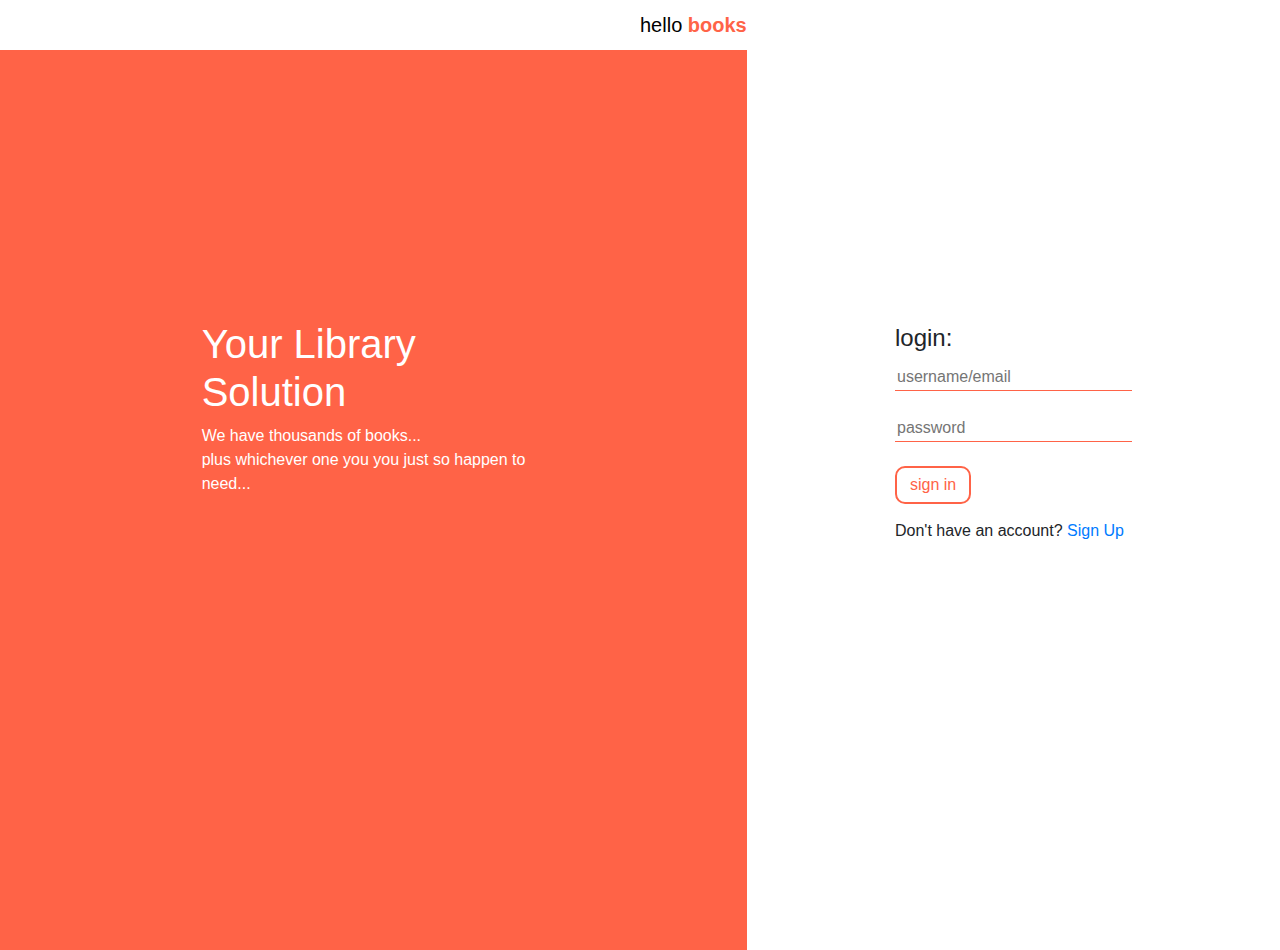
<file: Designs/UI/index.html>
<!DOCTYPE html>
<html>

<head>
    <meta charset="utf-8">
    <meta name="viewport" content="width=device-width, initial-scale=1, shrink-to-fit=no">
    <meta name="description" content="sign in to your hello books account">
    <meta name="author" content="obola">
    <link rel="icon" href="../../media/favicon.ico">

    <title>sign-in | HELLO BOOKS</title>

    <!-- Bootstrap core CSS -->
    <link href="../../style/css/bootstrap.min.css" rel="stylesheet">
    <link rel="stylesheet" href="https://maxcdn.bootstrapcdn.com/bootstrap/4.0.0/css/bootstrap.min.css" integrity="sha384-Gn5384xqQ1aoWXA+058RXPxPg6fy4IWvTNh0E263XmFcJlSAwiGgFAW/dAiS6JXm"
        crossorigin="anonymous">

    <!-- Custom styles for this template -->
    <link href="../../style/main.css" rel="stylesheet">
</head>

<body>
    <nav class="navbar">
        <a class="navbar-brand brand-log" href="#">hello
            <b style="color:tomato;">books</b>
        </a>
    </nav>
    <div class="container login-main">
        <div class="row login-row">
            <div class="col-md-7 login-left signin-left">
                <div class="container login-pg-text">
                    <h1>Your Library Solution</h1>
                    <p class="login-pg-msg">We have thousands of books...
                        <br>plus whichever one you you just so happen to need...
                    </p>
                </div>
            </div>
            <div class="col-md-5 login-right signin-right">
                <div class="container login-container">
                    <form class="login-form" method="post" action="" class="login-form">
                        <fieldset>
                            <legend>login:</legend>

                            <input type="text" name="username/email" placeholder="username/email">
                            <br>
                            <br>

                            <input type="password" name="pasoword" placeholder="password">
                            <br>
                        </fieldset>
                        <br>
                        <a href="library.html">
                            <button type="button" onclick="" class="sign-in-btn">sign in</button>
                        </a>
                        <!--link element used for purposes of demonstration only-->
                    </form>
                    <p style="margin-top:15px">Don't have an account?
                        <a href="signup.html" class="signup-prompt">Sign Up</a>
                    </p>
                </div>
            </div>
        </div>
    </div>

</body>

</html>
</file>
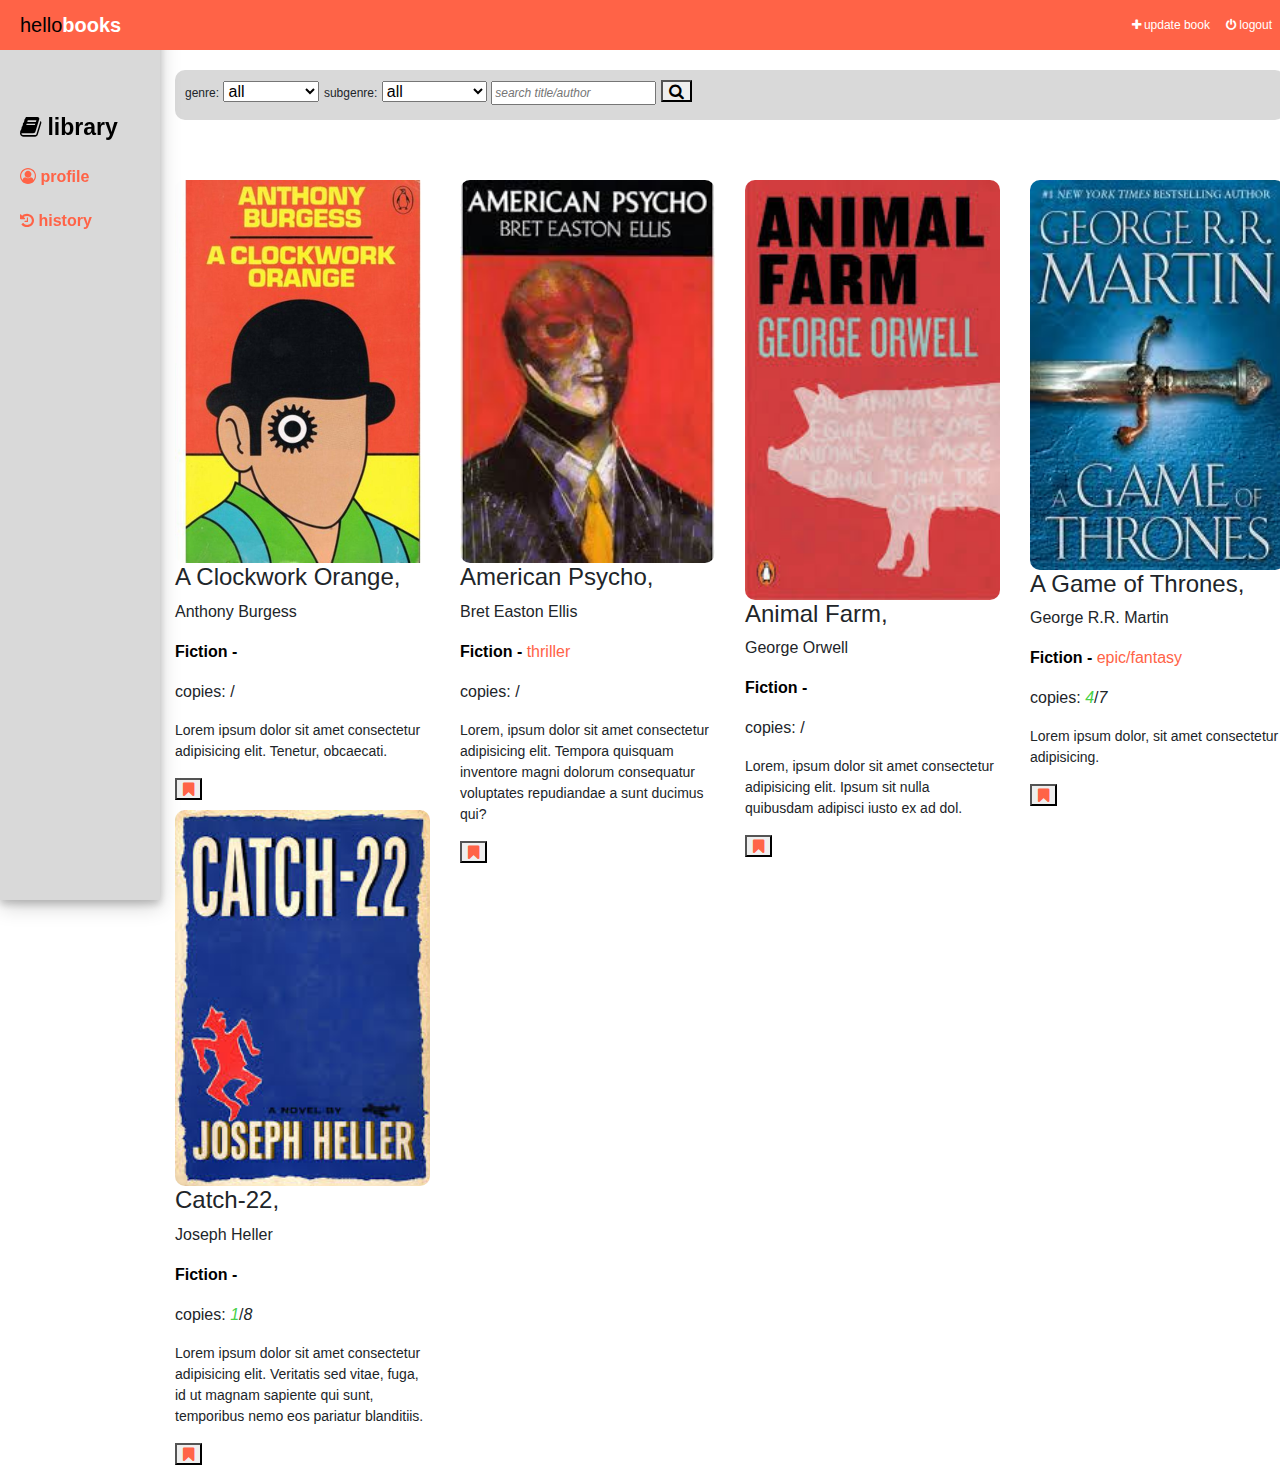
<file: Designs/UI/library.html>
<!DOCTYPE <!DOCTYPE html>

<head>
    <meta charset="utf-8">
    <meta http-equiv="X-UA-Compatible" content="IE=edge">
    <meta name="viewport" content="width=device-width, initial-scale=1, shrink-to-fit=no">
    <meta name="description" content="">
    <meta name="author" content="obola">
    <link rel="icon" href="../../media/favicon.ico">

    <title>preview | HELLO BOOKS</title>

    <!-- Bootstrap core CSS -->
    <link href="../../style/css/bootstrap.min.css" rel="stylesheet">
    <link rel="stylesheet" href="https://maxcdn.bootstrapcdn.com/bootstrap/4.0.0/css/bootstrap.min.css" integrity="sha384-Gn5384xqQ1aoWXA+058RXPxPg6fy4IWvTNh0E263XmFcJlSAwiGgFAW/dAiS6JXm"
        crossorigin="anonymous">
    <link rel="stylesheet" href="https://cdnjs.cloudflare.com/ajax/libs/font-awesome/4.7.0/css/font-awesome.min.css">
    <link href="https://fonts.googleapis.com/css?family=Noto+Sans" rel="stylesheet">

    <!-- Custom styles for this template -->
    <link href="../../style/main.css" rel="stylesheet">
</head>

<body onload="checkDaysLeft()">

    <nav class="navbar navbar-expand-md fixed-top">
        <a class="navbar-brand brand-main" href="#">hello<b style="color:white;">books</b>
        </a>

        <ul class="navbar-nav ml-auto">
            <li class="nav-item">
                <a class="nav-link" href="updateinfo.html" data-toggle="tooltip" title="add or edit book">
                    <i class="fa fa-plus"></i> update book
                </a>
            </li>
            <!--will be hidden for all except admin-->
            <li class="nav-item">
                <a class="nav-link" href="#">
                    <i class="fa fa-power-off"></i> logout</a>
            </li>
        </ul>
    </nav>

    <div class="container">
        <nav class="sidenav">
            <ul>
                <li class="nav-item active">
                    <a href="">
                        <i class="fa fa-book"></i><b class="nav-term"> library</b>
                    </a>
                </li>
                <li class="nav-item">
                    <a href="profile.html">
                        <i class="fa fa-user-circle-o"></i><b class="nav-term"> profile</b>
                    </a>
                </li>
                <li class="nav-item">
                    <a href="history.html">
                        <i class="fa fa-history"></i><b class="nav-term"> history</b>
                    </a>
                </li>
            </ul>
        </nav>
    </div>

    <div class="container lib-search">
        <form action="post" class="lib-filter">
            <label>genre: </label>
            <select name="select genre" id="genre-filter" class="genre-filter">
                <option value="all">all</option>
                <option value="fiction">fiction</option>
                <option value="non-fiction">non-fiction</option>
            </select>
            <label>subgenre: </label>
            <select name="select sub-genre" id="sub-genre-filter" class="sub-genre-filter">
                <option value="all">all</option>
                <option value="sci-fi">sci-fi</option>
                <option value="fantasy">fantasy</option>
                <option value="biopic">biopic</option>
                <option value="romance">romance</option>
                <option value="young adult">young adult</option>
                <option value="children's">children's</option>
            </select>
            <input type="text" name="searchbox" class="searchbox" placeholder="search title/author">
            <button type="button" onclick="" class="search-btn"><i class="fa fa-search"></i></button>
        </form>
    </div>

    <div class="container library-sec">
        <div class="row library-info">
            <div class="col-md-3 book-details">
                <div class="indv-book-deatails">
                    <img src="../../media/book-covers/anthonyBurgess-AClockworkOrange.jpg" alt="book cover" class="bk-cover-pic">
                    <h4 class="book-title" id="book-title-1">A Clockwork Orange,</h4>
                    <p class="book-author" id="book-author-1">Anthony Burgess</p>
                    <p class="book-genre"><b class="book-sub-genre">Fiction - </b></p>
                    <p class="available-copies">copies: <i class="copies-available"></i>/<i class="copiestot"></i></p>
                    <p class="book-synopsis">
                        Lorem ipsum dolor sit amet consectetur adipisicing elit. Tenetur, obcaecati.
                    </p>
                    <div class="borrow-icon" data-toggle="tooltip" title="borrow book">
                        <button name="borrow_btn" class="borrow_btn" onclick="borrowBook()"><i class="fa fa-bookmark"></i></button>
                    </div>
                </div>
                <div class="indv-book-deatails">
                    <img src="../../media/book-covers/josephHeller-Catch22.jpg" alt="book cover" class="bk-cover-pic">
                    <h4 class="book-title">Catch-22,</h4>
                    <p class="book-author">Joseph Heller</p>
                    <p class="book-genre"><b class="book-sub-genre">Fiction - </b></p>
                    <p class="available-copies">copies: <i class="copies-available">1</i>/<i class="copiestot">8</i></p>
                    <p class="book-synopsis">
                        Lorem ipsum dolor sit amet consectetur adipisicing elit. Veritatis sed vitae, fuga, 
                        id ut magnam sapiente qui sunt, temporibus nemo eos pariatur blanditiis.
                    </p>
                    <div class="borrow-icon" data-toggle="tooltip" title="borrow book">
                        <button name="borrow_btn" class="borrow_btn">
                            <i class="fa fa-bookmark"></i>
                        </button>
                    </div>
                </div>
            </div>

            <div class="col-md-3 book-details">
                <div class="indv-book-deatails">
                    <img src="../../media/book-covers/bretEastonEllis-AmericanPsycho.jpg" alt="book cover" class="bk-cover-pic">
                    <h4 class="book-title">American Psycho,</h4>
                    <p class="book-author">Bret Easton Ellis</p>
                    <p class="book-genre"><b class="book-sub-genre">Fiction - </b>thriller</p>
                    <p class="available-copies">copies: <i class="copies-available"></i>/<i class="copiestot"></i></p>
                    <p class="book-synopsis">
                        Lorem, ipsum dolor sit amet consectetur adipisicing elit.
                        Tempora quisquam inventore magni dolorum consequatur voluptates repudiandae a sunt ducimus qui?
                    </p>
                    <div class="borrow-icon" data-toggle="tooltip" title="borrow book">
                        <button name="borrow_btn" class="borrow_btn">
                            <i class="fa fa-bookmark"></i>
                        </button>
                    </div>
                </div>
            </div>

            <div class="col-md-3 book-details">
                <div class="indv-book-deatails">
                    <img src="../../media/book-covers/georgeOrwell-AnimalFarm.jpg" alt="book cover" class="bk-cover-pic">
                    <h4 class="book-title">Animal Farm,</h4>
                    <p class="book-author">George Orwell</p>
                    <p class="book-genre"><b class="book-sub-genre">Fiction - </b></p>
                    <p class="available-copies">copies: <i class="copies-available"></i>/<i class="copies-tot"></i></p>
                    <p class="book-synopsis">
                        Lorem, ipsum dolor sit amet consectetur adipisicing elit. Ipsum sit nulla quibusdam adipisci iusto ex ad dol.
                    </p>
                    <div class="borrow-icon" data-toggle="tooltip" title="borrow book">
                        <button name="borrow_btn" class="borrow_btn">
                            <i class="fa fa-bookmark"></i>
                        </button>
                    </div>
                </div>
            </div>

            <div class="col-md-3 book-details">
                <div class="indv-book-deatails">
                    <img src="../../media/book-covers/georgeRRMartin-AGameOfThrones.jpg" alt="book cover" class="bk-cover-pic">
                    <h4 class="book-title">A Game of Thrones,</h4>
                    <p class="book-author">George R.R. Martin</p>
                    <p class="book-genre"><b class="book-sub-genre">Fiction - </b>epic/fantasy</p>
                    <p class="available-copies">copies: <i class="copies-available">4</i>/<i class="copies=tot">7</i></p>
                    <p class="book-synopsis">
                        Lorem ipsum dolor, sit amet consectetur adipisicing.
                    </p>
                    <div class="borrow-icon" data-toggle="tooltip" title="borrow book">
                        <button name="borrow_btn" class="borrow_btn">
                            <i class="fa fa-bookmark"></i>
                        </button>
                    </div>
                </div>
            </div>
            
        </div>

    </div>


    <script src="../../script/main.js"></script>
</body>

</html>
</file>
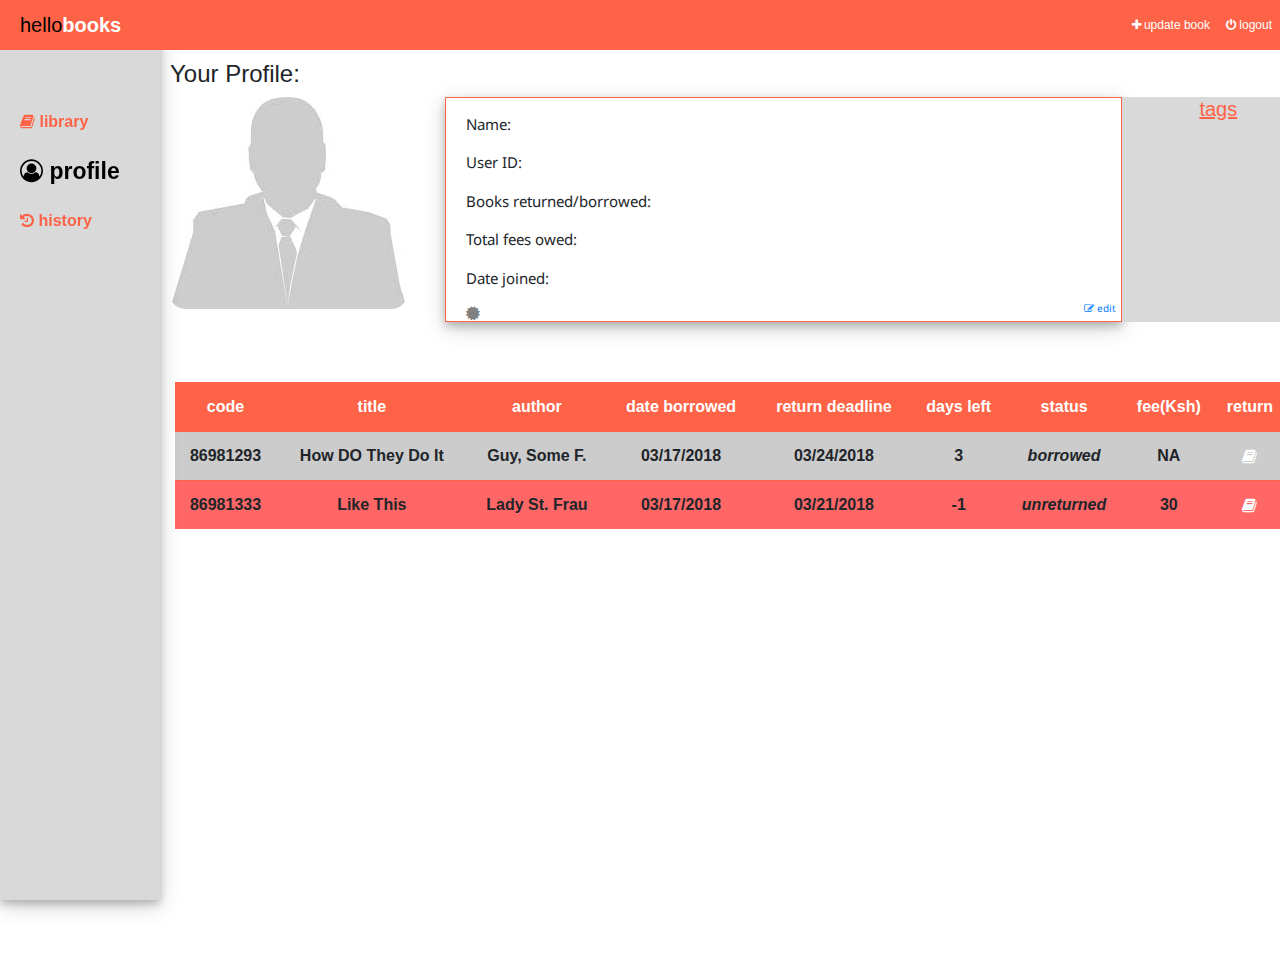
<file: Designs/UI/profile.html>
<!DOCTYPE <!DOCTYPE html>

<head>
    <meta charset="utf-8">
    <meta http-equiv="X-UA-Compatible" content="IE=edge">
    <meta name="viewport" content="width=device-width, initial-scale=1, shrink-to-fit=no">
    <meta name="description" content="">
    <meta name="author" content="obola">
    <link rel="icon" href="../../media/favicon.ico">

    <title>preview | HELLO BOOKS</title>

    <!-- Bootstrap core CSS -->
    <link href="../../style/css/bootstrap.min.css" rel="stylesheet">
    <link rel="stylesheet" href="https://maxcdn.bootstrapcdn.com/bootstrap/4.0.0/css/bootstrap.min.css" integrity="sha384-Gn5384xqQ1aoWXA+058RXPxPg6fy4IWvTNh0E263XmFcJlSAwiGgFAW/dAiS6JXm"
        crossorigin="anonymous">
    <link rel="stylesheet" href="https://cdnjs.cloudflare.com/ajax/libs/font-awesome/4.7.0/css/font-awesome.min.css">
    <link href="https://fonts.googleapis.com/css?family=Noto+Sans" rel="stylesheet">

    <!-- Custom styles for this template -->
    <link href="../../style/main.css" rel="stylesheet">
</head>

<body onload="checkDaysLeft()">

    <nav class="navbar navbar-expand-md fixed-top">
        <a class="navbar-brand brand-main" href="library.html">hello<b style="color:white;">books</b>
        </a>
       
        <ul class="navbar-nav ml-auto">
            <li class="nav-item">
                <a class="nav-link" href="updateinfo.html" data-toggle="tooltip" title="add or edit book"><i class="fa fa-plus"></i> update book</a>
            </li>
            <!--visible for purposes of demonstration
            will only be seen by admins whne in production-->
            <li class="nav-item">
                <a class="nav-link" href="#" style="font-size:12px">
                    <i class="fa fa-power-off"></i> logout</a>
            </li>
        </ul>
    </nav>

    <div class="container">
        <nav class="sidenav">
            <ul>
                <li class="nav-item">
                    <a href="library.html">
                        <i class="fa fa-book"></i><b class="nav-term"> library</b></a>
                </li>
                <li class="nav-item active">
                    <a href="">
                        <i class="fa fa-user-circle-o"></i></i><b class="nav-term"> profile</b></a>
                </li>
                <li class="nav-item">
                    <a href="history.html">
                        <i class="fa fa-history"></i></i><b class="nav-term"> history</b></a>
                </li>
            </ul>
        </nav>
    </div>

    <div class="container profile-sec">
        <div class="profile-header">
            <h4 class="profile-title">Your Profile:</h4>
        </div>

        <div class="container-fluid profile-info">
            <div class="row">
                <div class="col-lg-3 col-md-2 profile-pic-container">
                    <img src="../../media/profile-pics/prof_placeholder.jpg" alt="user's profile picture" class="profile-pic">
                </div>

                <div class="col-lg-7 col-md-9 profile-details">
                    <p class="name">Name: </p>
                    <p class="user-id">User ID: </p>
                    <p class="bks-borrowed">Books returned/borrowed: </p>
                    <p class="fees-owed">Total fees owed: </p>
                    <p class="join-date">Date joined:</p>
                    <div class="cotainer profile-sticker">
                        <i class="fa fa-certificate unathenticated" style="color:grey;"></i>
                        <!--<i class="fa fa-certificate athenticated" style="color:green"></i>-->
                        <!--<i class="fa fa-close suspended" style="color:orange"></i>-->
                        <!--<i class="fa fa-close banned" style="color:red"></i>-->
                    </div>
                    <div class="edit-icon">
                        <a href="#" style="font-size:10px;"><i class=" fa fa-edit"></i> edit</a>
                    </div>
                </div>

                <div class="col-lg-2 col-md-2 profile-tags">
                    <h5 style="text-align:center; color:tomato; text-decoration-line:underline;">tags</h5>
                </div>
            </div>
        </div>
    </div>

    <div class="container borrowed-sec">
        <table class="borrowed-table">
            <tr class="borrowed-header">
                <th>code</th>
                <th>title</th>
                <th>author</th>
                <th>date borrowed</th>
                <th>return deadline</th>
                <th>days left</th>
                <th>status</th>
                <th>fee(Ksh)</th>
                <th>return</th>
            </tr>
            <tr class="borrowed-row" id="borrowed-row-1">
                <th class="bk-code">86981293</th>
                <th class="bk-title">How DO They Do It</th>
                <th class="bk-author">Guy, Some F.</th>
                <th class="borrow-date">03/17/2018</th>
                <th class="deadline">03/24/2018</th>
                <th class="days-left" id="days-left-1">3</th>
                <th class="status" id="status">borrowed</th>
                <th class="unreturned-fee">NA</th>
                <th class="return-btn">
                    <a href="" data-toggle="collapse" data-target="#return-row-1" onclick="getDate()">
                        <i class="fa fa-book"></i>
                    </a>
                </th>
            </tr>

            <div class="collapse return-collapse" id="return-row-1">
                <div class=" container">
                    <div class="row">
                        <div class="col-md-4">
                            <img src="../../media/book-covers/howDoTheyDoIt.png" alt="book cover" class="bk-cover-pic">
                        </div>
                        <div class="col-md-4">
                            <h5><i style="color:tomato;">Return?</i> How DO They Do It</h5>
                            <p return-fee>fee owed: NA</p>
                            <p id="date-returned" onload="getDate()"></p>
                        </div>
                        <div class="col-md-4">
                            <button type="button" onclick="returnBook()" class="return-bk-btn" data-toggle="collapse" data-target="#return-row-1">
                                return book
                            </button>
                        </div>
                    </div>
                </div>
            </div>

            <tr class="borrowed-row" id="borrowed-row-2">
                <th class="bk-code">86981333</th>
                <th class="bk-title">Like This</th>
                <th class="bk-author">Lady St. Frau</th>
                <th class="borrow-date">03/17/2018</th>
                <th class="deadline">03/21/2018</th>
                <th class="days-left" id="days-left-2">-1</th>
                <th class="status">unreturned</th>
                <th class="unreturned-fee">30</th>
                <th class="return-btn">
                    <a href="" data-toggle="collapse" data-target="#return-row-2">
                        <i class="fa fa-book"></i>
                    </a>
                </th>
            </tr>

            <div class="collapse return-collapse" id="return-row-2">
                <div class=" container">
                    <div class="row">
                        <div class="col-md-4">
                            <img src="../../media/book-covers/defaultCover.png" alt="book cover" class="bk-cover-pic">
                        </div>
                        <div class="col-md-4">
                            <h5><i style="color:tomato;">Return?</i> Like This</h5>
                            <p return-fee>fee owed: NA</p>
                            <p class="date-returned"></p>
                        </div>
                        <div class="col-md-4">
                            <button type="button" onclick="returnBook()" class="return-bk-btn" data-toggle="collapse" data-target="#return-row-2">
                                return book
                            </button>
                        </div>
                    </div>
                </div>
            </div>
        </table>
    </div>



<script src="https://code.jquery.com/jquery-3.2.1.slim.min.js" integrity="sha384-KJ3o2DKtIkvYIK3UENzmM7KCkRr/rE9/Qpg6aAZGJwFDMVNA/GpGFF93hXpG5KkN"
    crossorigin="anonymous"></script>
<script src="../../script/js/bootstrap.min.js"></script>
<script src="../../script/main.js"></script>
</body>

</html>
</file>
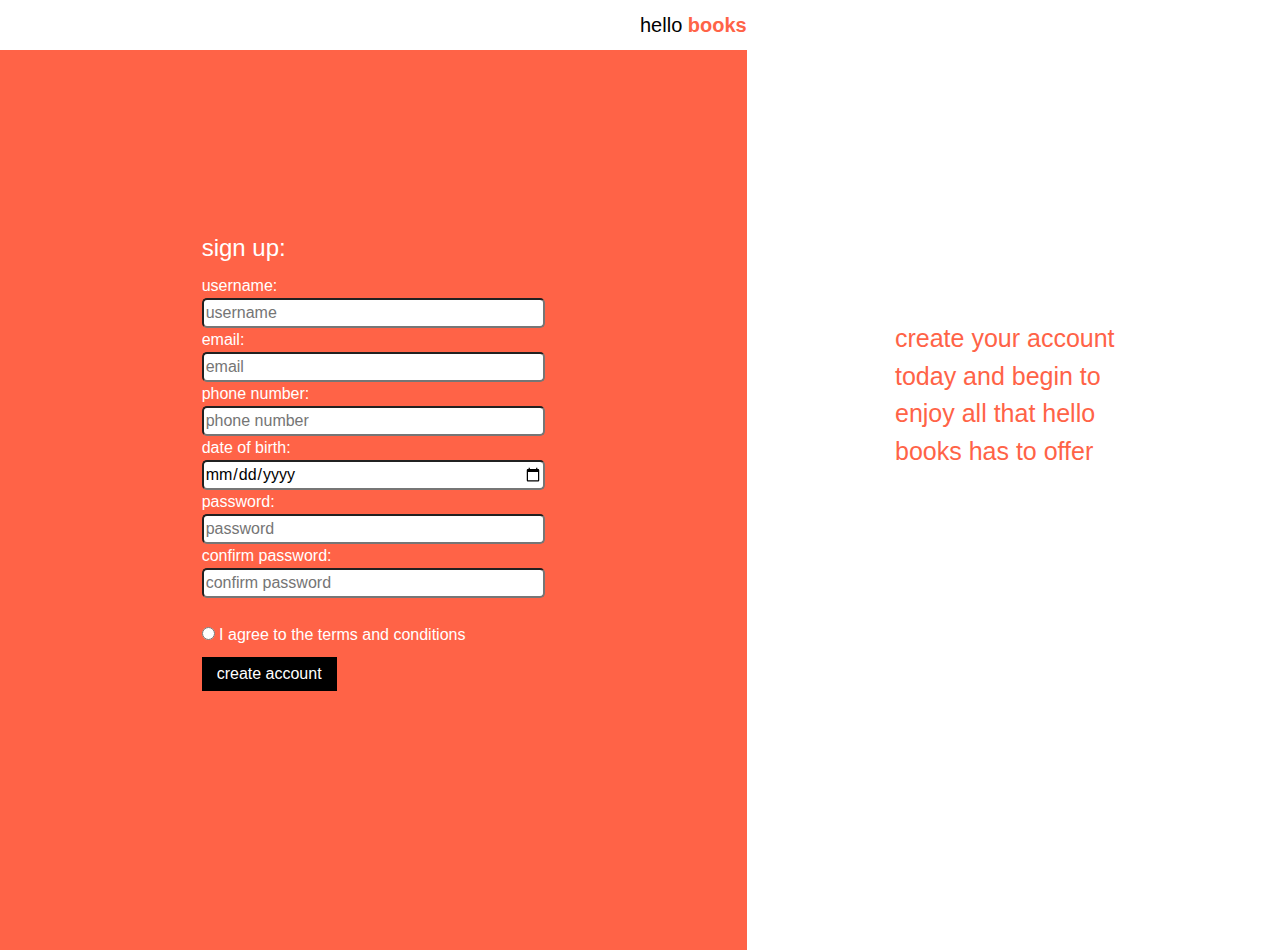
<file: Designs/UI/signup.html>
<!DOCTYPE html>
<html>

<head>
    <meta charset="utf-8">
    <meta name="viewport" content="width=device-width, initial-scale=1, shrink-to-fit=no">
    <meta name="description" content="sign up for a Hello Books account">
    <meta name="author" content="obola">
    <link rel="icon" href="../../media/favicon.ico">

    <title>sign-up | HELLO BOOKS</title>

    <!-- Bootstrap core CSS -->
    <link href="../../style/css/bootstrap.min.css" rel="stylesheet">
    <link rel="stylesheet" href="https://maxcdn.bootstrapcdn.com/bootstrap/4.0.0/css/bootstrap.min.css" integrity="sha384-Gn5384xqQ1aoWXA+058RXPxPg6fy4IWvTNh0E263XmFcJlSAwiGgFAW/dAiS6JXm"
        crossorigin="anonymous">

    <!-- Custom styles for this template -->
    <link href="../../style/main.css" rel="stylesheet">
</head>

<body>
    <nav class="navbar">
        <a class="navbar-brand brand-log" href="home.html">hello
            <b style="color:tomato;">books</b>
        </a>
    </nav>
    <div class="container login-main">
        <div class="row login-row">
            <div class="col-md-7 login-left signup-left">
                <div class="container login-container">
                    <form class="signup-form" method="post" action="">
                        <fieldset>
                            <legend>sign up:</legend>

                            username:
                            <br>
                            <input type="text" name="username" placeholder="username">
                            <br> email:
                            <br>
                            <input type="email" name="email" placeholder="email">
                            <br> phone number:
                            <br>
                            <input type="tel" name="phone_number" placeholder="phone number">
                            <br> date of birth:
                            <br>
                            <input type="date" name="dob" placeholder="date of birth">
                            <br> password:

                            <br>
                            <input type="password" name="pasoword" placeholder="password">
                            <br> confirm password:
                            <br>
                            <input type="password" name="confirm_pasoword" placeholder="confirm password">
                            <br>
                        </fieldset>
                        <br>
                        <input type="radio" style="margin:5px auto;"> I agree to the terms and conditions
                        <br>
                        <button type="button" onclick="" class="sign-up-btn">create account</button>
                    </form>
                </div>
            </div>
            <div class="col-md-5 login-right">
                <div class="container signup-pg-text">
                    <p>create your account today and begin to enjoy all that hello books has to offer</p>
                </div>
            </div>
        </div>
    </div>

</body>

</html>
</file>
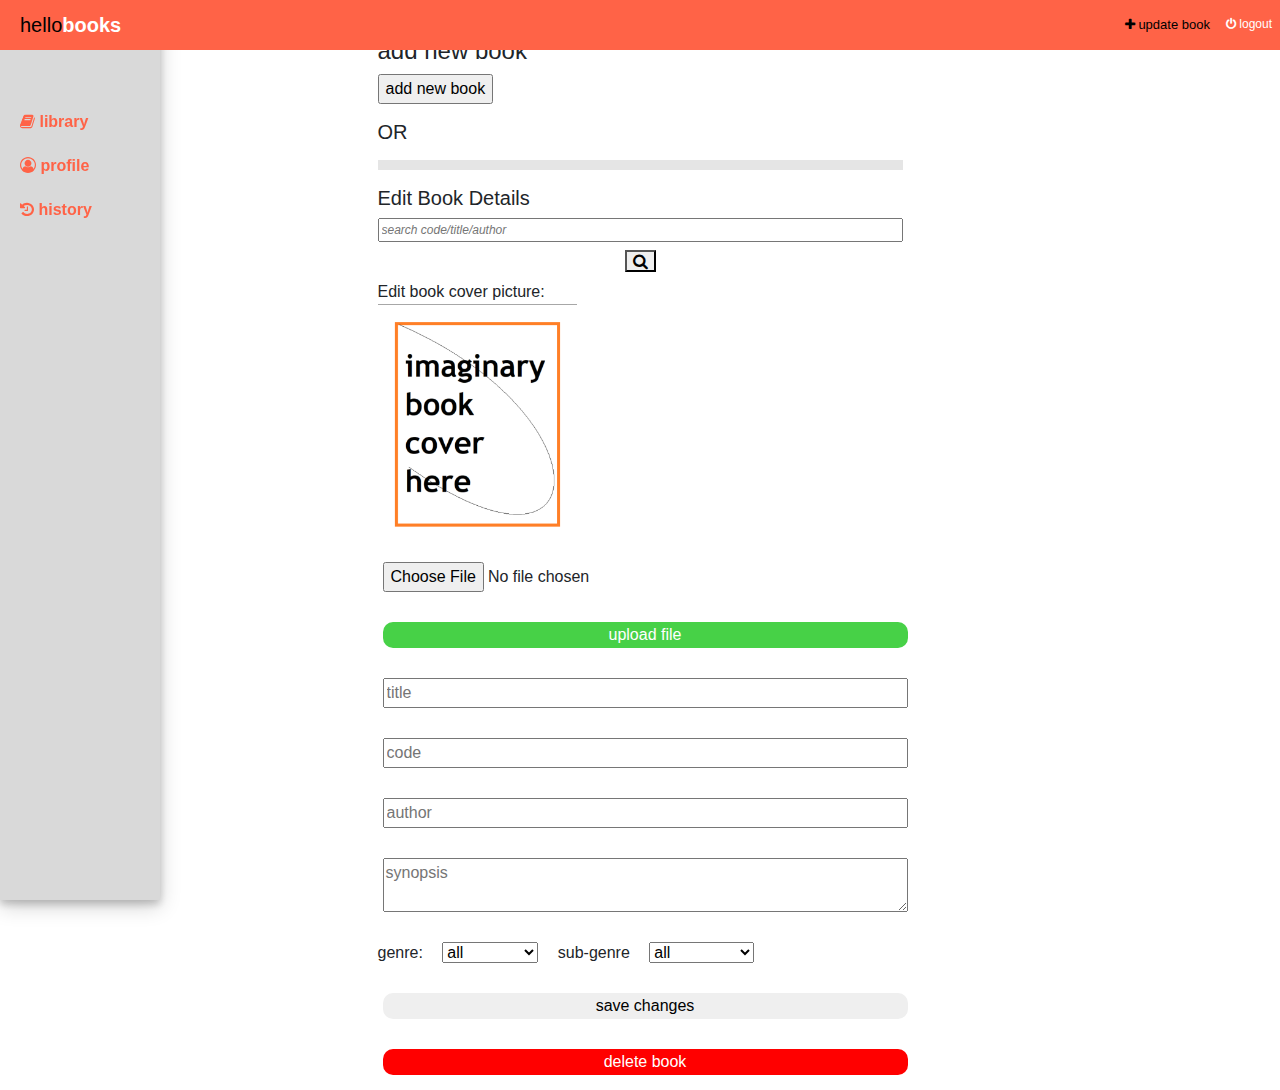
<file: Designs/UI/updateinfo.html>
<!DOCTYPE <!DOCTYPE html>

<head>
    <meta charset="utf-8">
    <meta http-equiv="X-UA-Compatible" content="IE=edge">
    <meta name="viewport" content="width=device-width, initial-scale=1, shrink-to-fit=no">
    <meta name="description" content="">
    <meta name="author" content="obola">
    <link rel="icon" href="../../media/favicon.ico">

    <title>preview | HELLO BOOKS</title>

    <!-- Bootstrap core CSS -->
    <link href="../../style/css/bootstrap.min.css" rel="stylesheet">
    <link rel="stylesheet" href="https://maxcdn.bootstrapcdn.com/bootstrap/4.0.0/css/bootstrap.min.css" integrity="sha384-Gn5384xqQ1aoWXA+058RXPxPg6fy4IWvTNh0E263XmFcJlSAwiGgFAW/dAiS6JXm"
        crossorigin="anonymous">
    <link rel="stylesheet" href="https://cdnjs.cloudflare.com/ajax/libs/font-awesome/4.7.0/css/font-awesome.min.css">
    <link href="https://fonts.googleapis.com/css?family=Noto+Sans" rel="stylesheet">

    <!-- Custom styles for this template -->
    <link href="../../style/main.css" rel="stylesheet">
</head>

<body>

    <nav class="navbar navbar-expand-md fixed-top">
        <a class="navbar-brand brand-main" href="#">hello<b style="color:white;">books</b>
        </a>

        <ul class="navbar-nav ml-auto">
            <li class="nav-item active">
                <a class="nav-link" href="updateinfo.html" data-toggle="tooltip" title="add or edit book">
                    <i class="fa fa-plus"></i> update book
                </a>
            </li>
            <li class="nav-item">
                <a class="nav-link" href="#" style="font-size:12px">
                    <i class="fa fa-power-off"></i> logout</a>
            </li>
        </ul>
    </nav>

    <div class="container">
        <nav class="sidenav">
            <ul>
                <li class="nav-item">
                    <a href="library.html">
                        <i class="fa fa-book"></i>
                        <b class="nav-term"> library</b>
                    </a>
                </li>
                <li class="nav-item">
                    <a href="profile.html">
                        <i class="fa fa-user-circle-o"></i>
                        <b class="nav-term"> profile</b>
                    </a>
                </li>
                <li class="nav-item">
                    <a href="history.html">
                        <i class="fa fa-history"></i>
                        <b class="nav-term"> history</b>
                    </a>
                </li>
            </ul>
        </nav>
    </div>

    <div class="container updatebook-sec">
        <h4>Update Book Info</h4>
        <div class="container updatebook-container">
            <h4>add new book</h4>
            <form action="" method="post" class="add_new">
                <a href="addbook.html">
                    <input type="button" value="add new book" class="add-new-link">
                </a>
            </form>
            <h5>OR</h5>

            <hr style="color:tomato; border-width:10px;">
            <h5>Edit Book Details</h5>

            <form action="" class="addbook_form">
                <fieldset style="text-align:center;">
                    <input type="text" name="searchbox" class="searchbox" placeholder="search code/title/author" style="width:100%;">
                    <button type="button" onclick="" class="search-btn" style="margin:8px auto;" data-toggle="collapse" data-target="#form-edit-sec">
                        <i class="fa fa-search" ></i>
                    </button>
                </fieldset>

                <!-- <fieldset class="collapse form-collapse" id="form-edit-sec"> -->
                Edit book cover picture:
                <br>
                <img src="../../media/book-covers/defaultCover.png" alt="book cover" style="max-width:200px;">
                <input type="file" name="cover_img">
                <input type="button" value="upload file" class="upload-cover-pic">
                <br>
                <input type="text" name="book_title" placeholder="title">
                <br>
                <input type="text" name="book_code" placeholder="code">
                <br>
                <input type="text" name="book_author" placeholder="author">
                <br>
                <textarea name="book_synopsis" placeholder="synopsis" style="width:100%; height:auto;"></textarea>
                <br> genre:
                <select name="select genre" id="genre" class="genre">
                    <option value="all">all</option>
                    <option value="fiction">fiction</option>
                    <option value="non-fiction">non-fiction</option>
                </select>
                sub-genre
                <select name="select sub-genre" id="sub-genre" class="sub-genre">
                    <option value="all">all</option>
                    <option value="sci-fi">sci-fi</option>
                    <option value="fantasy">fantasy</option>
                    <option value="biopic">biopic</option>
                    <option value="romance">romance</option>
                    <option value="young adult">young adult</option>
                    <option value="children's">children's</option>
                    <option value="other">other</option>
                </select>
                <br>
                <input type="button" value="save changes" class="savebook_btn">
                <input type="button" value="delete book" onclick="" class="deletebook_btn">
            </form>
        </div>

    </div>

    <script src="../../script/main.js"></script>
</body>

</html>
</file>
<file: style/main.css>
html {
    height: 100%;
}

body {
    height: 100%;
}

.navbar {
    background: white;
    padding: 0;
    min-height: 50px;
    text-align: left;
}

.brand-log {
    color: black;
    position: relative;
    left: 50%;
}

.login-main {
    height: 100%;
    min-width: 100%;
    margin: 0;
    padding: 0;
}

.login-row {
    margin: 0;
    height: 100%;
}

.login-left {
    background: tomato;
    padding: 0;
}

.login-pg-text {
    width: 50%;
    color: white;
    position: relative;
    top: 30%;
}

.login-right {
    padding: 0;
}

.login-container {
    width: 50%;
    position: relative;
    top: 30%;
}

.login-form fieldset>input {
    width: 100%;
    border: 0;
    border-bottom: tomato solid 1px;
}

.sign-in-btn {
    border: tomato solid 2px;
    background: white;
    color: tomato;
    border-radius: 10px;
    padding: 5px 13px;
}

/*sign up*/

.login-left>.login-container {
    position: relative;
    top: 20%;
    color: white;
}

.signup-form fieldset>input {
    border-radius: 5px;
    width: 100%;
}

.sign-up-btn {
    background: black;
    color: white;
    padding: 5px 15px;
    border: 0;
    margin-top: 10px;
}

.signup-pg-text {
    width: 50%;
    color: tomato;
    position: relative;
    top: 30%;
    font-size: 25px;
}

/*end of sign up section*/
/*----main nav----*/

.brand-main {
    color: black;
    margin-left: 20px;
    /* position: unset; */
}

.brand-main:hover {
    color: white;
}

.fixed-top {
    background: tomato;
}

.ml-auto .nav-item>a {
    color: white;
    font-size: 12px;
}

.ml-auto .active >a{
    color: black;
    font-size: 13px;
}

.navbar-toggler-icon {
    background-image: url("data:image/svg+xml;charset=utf8,%3Csvg viewBox='0 0 32 32' xmlns='http://www.w3.org/2000/svg'%3E%3Cpath stroke='rgba(77, 148, 255, 1)' stroke-width='2' stroke-linecap='round' stroke-miterlimit='10' d='M4 8h24M4 16h24M4 24h24'/%3E%3C/svg%3E");
}

.hidden-nav .nav-item .nav-link {
    visibility: hidden;
    color: white;
}

.navbar-collapse {
    background: tomato;
    z-index: 50;
}

.sidenav {
    height: 100%;
    width: 160px;
    position: fixed;
    z-index: 500;
    top: 0;
    left: 0;
    background-color: #d9d9d9;
    /* border-right: tomato solid 1px; */
    box-shadow: 0 4px 8px 0 rgba(0, 0, 0, 0.2),
    0 6px 20px 0 rgba(0, 0, 0, 0.19);
    overflow-x: hidden;
    padding-top: 100px;
}

.sidenav>ul {
    list-style-type: none;
    width: 100%;
    padding-left: 20px;
}

.sidenav>ul>li {
    padding: 10px 0;
}

.sidenav>ul>li>a {
    color: tomato;
    margin: auto;
}

.sidenav>ul>li>a:hover {
    color: black;
    text-decoration-line: none;
}

.sidenav>ul .active>a {
    color: black;
    font-size: 23px;
}

/*----end of main nav----*/

/*profile*/

.profile-sec {
    display: block;
    margin-left: 160px;
    margin-top: 60px;
    padding-left: 10px;
    margin-right: 0;
    padding-right: 0;
}

.profile-info {
    padding: 0;
}

.profile-pic{
    border-radius: 15px;
}

.profile-details{
    padding-left: 20px;
    /* background: #d9d9d9; */
    font-family: 'Noto Sans',sans-serif;
    border: tomato solid 1px;
    padding-top: 15px;
    box-shadow: 0 4px 8px 0 rgba(0, 0, 0, 0.2),0 6px 20px 0 rgba(0, 0, 0, 0.19);
}

.profile-details>p {
    font-size: 15px;
}

.profile-tag{
    padding-bottom: 5px;
    margin: 8px;
}

.edit-icon{
    position: absolute;
    bottom:5px;
    right: 5px;
}

.profile-tags{
    background: #d9d9d9;
}
.borrowed-sec{
    margin-left: 160px;
    
}
.borrowed-table{
    margin-top: 60px;
    width: 100%;
}
.borrowed-header{
    border-radius: 13px;
}
.borrowed-header>th{
    background-color: tomato;
    color: white;
}

.borrowed-row >th, .borrowed-header >th{
    padding: 15px 5px;
    text-align: center;
    border-top: tomato solid 0.5px;
}
.status{
    font-style: italic;
}
.return-btn >a{
    color: white;
}
.return-btn>a:hover{
    color: black;
    font-size: 25px;
}

.return-collapse{
    margin-top:40px;
}

/*end of profile*/

/*library*/

.lib-search{
    margin-left: 160px;
    margin-top: 70px;
}

.indv-book-deatails{
    margin-bottom: 10px;
}

.lib-filter {
    background: #d9d9d9;
    padding: 10px 10px;
    border-radius: 10px;
    /* position: -webkit-sticky;
    position: sticky;
    top: 50px; */
}

.lib-filter >label{font-size: 12px;}
.lib-filter >select >option{font-size: 13px;}
.lib-filter>select>option:hover {
    color:white;
    background: tomato;
}
.searchbox{font-style: italic;font-size: 12px;}

.library-sec{
    margin-left: 160px;
    margin-top: 60px;
}

.bk-cover-pic{
    width:100%;
    height: auto;
    border-radius: 10px;
}
.book-genre{color: tomato;}
.book-sub-genre{color: black;}
.copies-available {color: #47d147;}
.book-synopsis{font-size:14px;}

.borrow-icon >button >i{color: tomato;}
/* .copies-tot{color: slategrey;} */

/*end of library*/

/*history*/
.history-sec{
    margin-left: 160px;
    margin-top: 60px;
}

.history-table{
    width: 100%;
}
.history-header >th{
    border-top: #d9d9d9;
}

.history-row, .history-header{
    padding: 15px 5px;
    text-align: center;
}

.history-table tr:nth-child(even){
    background: tomato;
    color:white;
    font-size: 14px;
}

.history-header >th{border-top: black solid 1.5px;}
.history-row >th{
    font-size: 13px;
}

/*end of history*/


/*addbook*/

.addbook-sec{
    margin-left: 160px;
    margin-top: 60px;
}
updatebook-sec {
    margin-left: 160px;
    margin-top: 60px;
}

.addbook-container, .updatebook-container{
    width: 50%;
    /* margin-top: 35%; */
}

.addbook_form >input, .addbook_form >textarea{
    width: 100%;
    margin: 15px 5px;
}
.addbook_form >select{
    margin: 15px 15px;
}
.upload-cover-pic{
    background: #47d147;
    color: white;
    border-radius: 10px;
    border:none;
}
.upload-cover-pic:hover{
    cursor: pointer;
    font-size: 15px;
}
.savebook_btn,
.addbook_btn,
.deletebook_btn {
    border-radius: 10px;
    border: none;
}
.savebook_btn:hover,
.addbook_btn:hover,
.deletebook_btn:hover {
    cursor: pointer;
    font-size: 18px;
}
.savebook_btn:hover{
    color:tomato;
}
.addbook_btn{
    background: tomato;
    color: white;
}
.deletebook_btn{
    background: red;
    color: white;
}

/*addbook*/


@media (max-width:770px) {
    .signin-left {
        visibility: hidden;
        height: 0;
    }
    .login-container {
        position: relative;
        top: 10px;
    }
    .signup-pg-text{
        width:100%;
        text-align: center;
    }
    .signup-left{
        padding-bottom: 110px;
    }

}

@media(max-width:540px) {
    .navbar-brand {
        left: 10px;
    }
    .login-container {
        width: 100%;
    }

    /*main*/
    .sidenav{
        width: 40px;
    }
    .sidenav>ul{
        padding-left: 8px;
    }
    .nav-term{
        visibility: hidden;
    }

    .sidenav>ul>li {
        padding: 2px 0;
    }

    /*profile*/

    .profile-sec {
        display: block;
        margin-left: 40px;
        margin-top: 60px;
    }
    
    .borrowed-table {
        margin-top: 30px;
    }
    .borrowed-row>th, .borrowed-header>th {
        padding: 5px 2px;
    }

    /*library*/
    .bk-cover-pic {max-width: 70%;}
    .book-synopsis {font-size: 10px;max-width: 90%;}

    /*general*/
    .borrowed-sec,
    .lib-search,
    .library-sec,
    .addbook-sec,
    .history-sec {
        margin-left: 40px;
    }

    /*addbook*/

    .addbook-container{
        width: 100%;
    }

}
</file>
